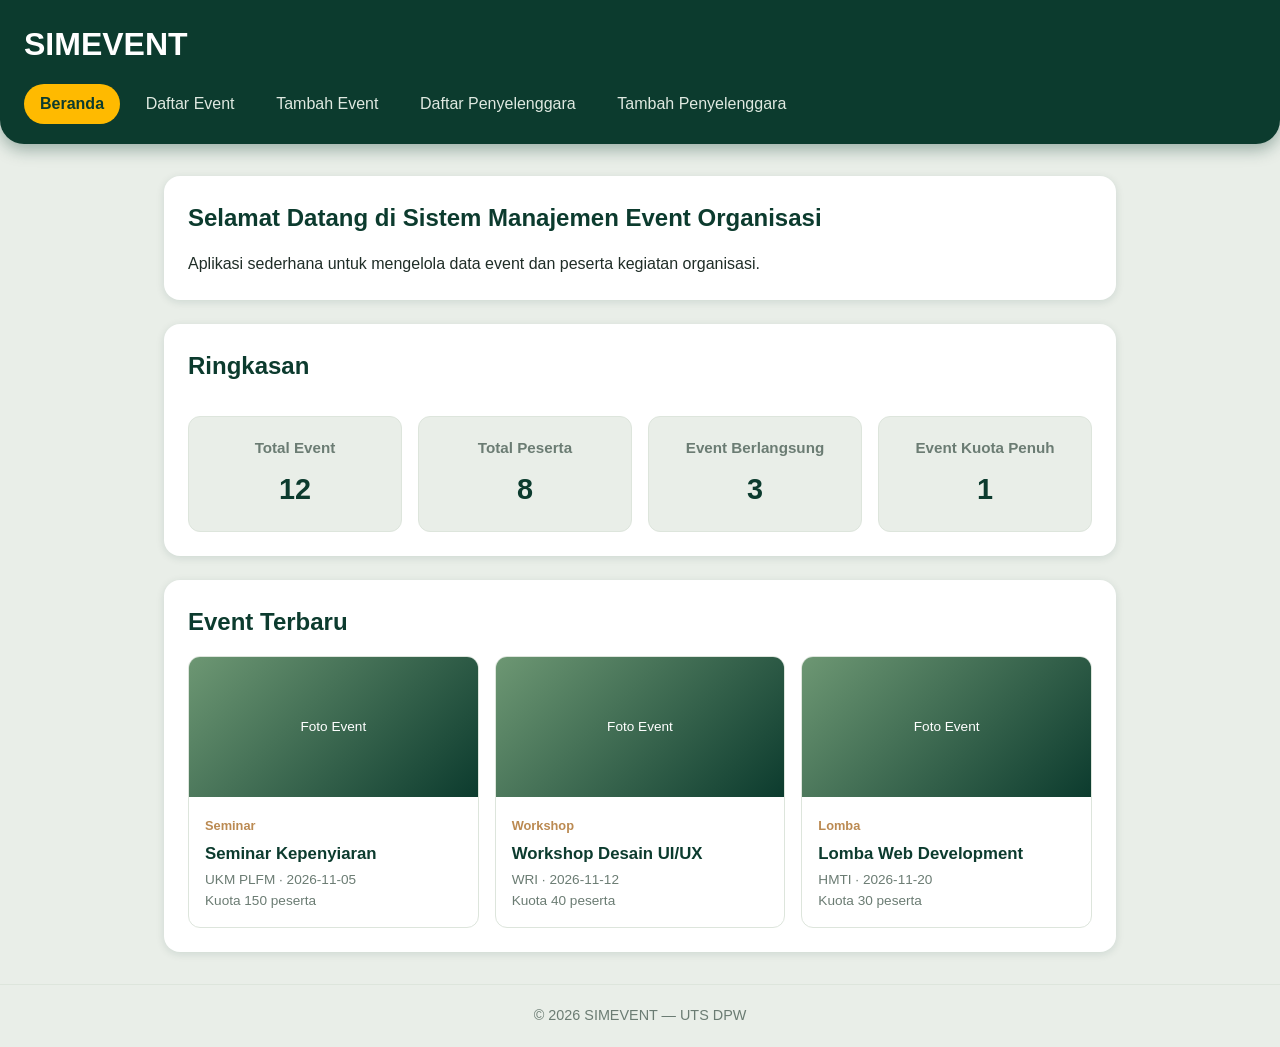
<file: index.html>
<!DOCTYPE html>
<html lang="id">

<head>
    <meta charset="UTF-8">
    <meta name="viewport" content="width=device-width, initial-scale=1">
    <title>SIMEVENT | Beranda</title>
    <link rel="stylesheet" href="assets/css/style.css">
</head>

<body>
    <header>
        <h1>SIMEVENT</h1>
        <button type="button" id="nav-toggle-btn" class="nav-toggle-label" aria-label="Menu">&#9776;</button>
        <nav>
            <ul>
                <li><a href="index.html" class="aktif">Beranda</a></li>
                <li><a href="event/list.html">Daftar Event</a></li>
                <li><a href="event/tambah.html">Tambah Event</a></li>
                <li><a href="peserta/list.html">Daftar Penyelenggara</a></li>
                <li><a href="peserta/tambah.html">Tambah Penyelenggara</a></li>
            </ul>
        </nav>
    </header>

    <main>
        <section>
            <h2>Selamat Datang di Sistem Manajemen Event Organisasi</h2>
            <p>Aplikasi sederhana untuk mengelola data event dan peserta kegiatan organisasi.</p>
        </section>

        <section>
            <h2>Ringkasan</h2>
            <article>
                <h3>Total Event</h3>
                <p>12</p>
            </article>
            <article>
                <h3>Total Peserta</h3>
                <p>8</p>
            </article>
            <article>
                <h3>Event Berlangsung</h3>
                <p>3</p>
            </article>
            <article>
                <h3>Event Kuota Penuh</h3>
                <p>1</p>
            </article>
        </section>

        <section>
            <h2>Event Terbaru</h2>
            <div>
                <article>
                    <div>Foto Event</div>
                    <div>
                        <span>Seminar</span>
                        <h3>Seminar Kepenyiaran</h3>
                        <p>UKM PLFM &middot; 2026-11-05</p>
                        <p>Kuota 150 peserta</p>
                    </div>
                </article>
                <article>
                    <div>Foto Event</div>
                    <div>
                        <span>Workshop</span>
                        <h3>Workshop Desain UI/UX</h3>
                        <p>WRI &middot; 2026-11-12</p>
                        <p>Kuota 40 peserta</p>
                    </div>
                </article>
                <article>
                    <div>Foto Event</div>
                    <div>
                        <span>Lomba</span>
                        <h3>Lomba Web Development</h3>
                        <p>HMTI &middot; 2026-11-20</p>
                        <p>Kuota 30 peserta</p>
                    </div>
                </article>
            </div>
        </section>
    </main>

    <footer>
        <p>&copy; 2026 SIMEVENT &mdash; UTS DPW</p>
    </footer>
    <script src="assets/js/app.js"></script>
</body>

</html>
</file>
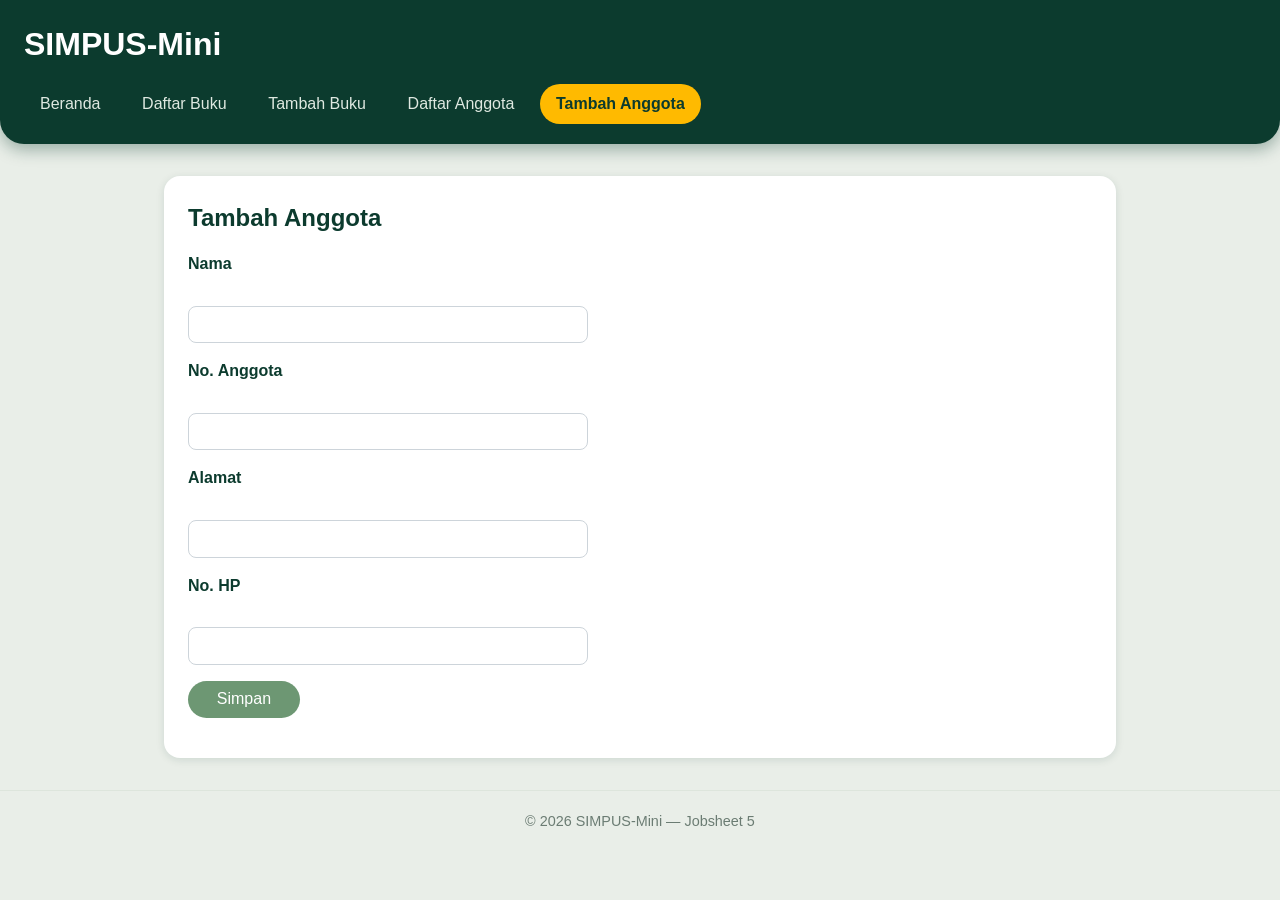
<file: anggota/tambah.html>
<!DOCTYPE html>
<html lang="id">
<head>
    <meta charset="UTF-8">
    <meta name="viewport" content="width=device-width, initial-scale=1">
    <title>SIMPUS-Mini | Tambah Anggota</title>
    <link rel="stylesheet" href="../assets/css/style.css">
</head>
<body>
    <header>
        <h1>SIMPUS-Mini</h1>
        <button type="button" id="nav-toggle-btn" class="nav-toggle-label" aria-label="Menu">&#9776;</button>
        <nav>
            <ul>
                <li><a href="../index.html">Beranda</a></li>
                <li><a href="../buku/list.html">Daftar Buku</a></li>
                <li><a href="../buku/tambah.html">Tambah Buku</a></li>
                <li><a href="list.html">Daftar Anggota</a></li>
                <li><a href="tambah.html" class="aktif">Tambah Anggota</a></li>
            </ul>
        </nav>
    </header>

    <main>
        <section>
            <h2>Tambah Anggota</h2>
            <form id="form-tambah">
                <p>
                    <label for="nama">Nama</label><br>
                    <input type="text" id="nama" name="nama" required>
                </p>
                <p>
                    <label for="no_anggota">No. Anggota</label><br>
                    <input type="text" id="no_anggota" name="no_anggota" required>
                </p>
                <p>
                    <label for="alamat">Alamat</label><br>
                    <input type="text" id="alamat" name="alamat">
                </p>
                <p>
                    <label for="no_hp">No. HP</label><br>
                    <input type="text" id="no_hp" name="no_hp">
                </p>
                <p>
                    <button type="submit">Simpan</button>
                </p>
            </form>
        </section>
    </main>

    <footer>
        <p>&copy; 2026 SIMPUS-Mini &mdash; Jobsheet 5</p>
    </footer>
    <script src="../assets/js/app.js"></script>
</body>
</html>
</file>
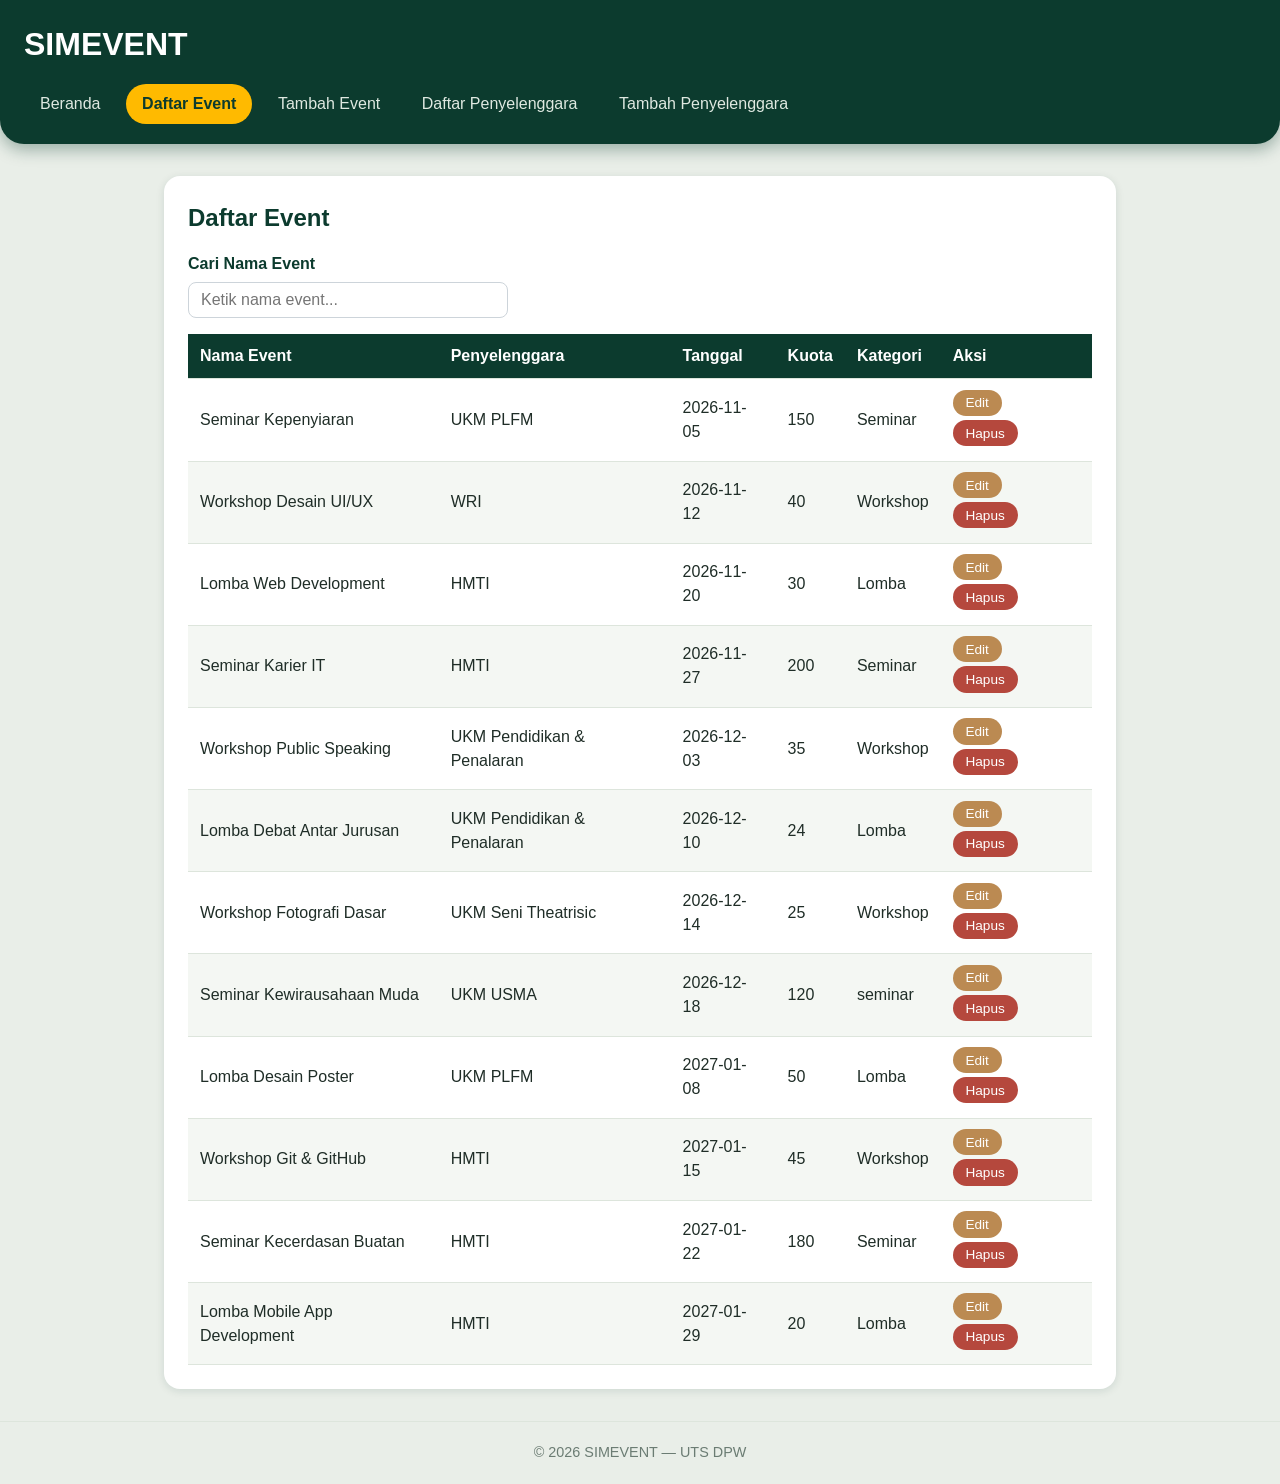
<file: event/list.html>
<!DOCTYPE html>
<html lang="id">
<head>
    <meta charset="UTF-8">
    <meta name="viewport" content="width=device-width, initial-scale=1">
    <title>SIMEVENT | Daftar Event</title>
    <link rel="stylesheet" href="../assets/css/style.css">
</head>
<body>
    <header>
        <h1>SIMEVENT</h1>
        <button type="button" id="nav-toggle-btn" class="nav-toggle-label" aria-label="Menu">&#9776;</button>
        <nav>
            <ul>
                <li><a href="../index.html">Beranda</a></li>
                <li><a href="list.html" class="aktif">Daftar Event</a></li>
                <li><a href="tambah.html">Tambah Event</a></li>
                <li><a href="../peserta/list.html">Daftar Penyelenggara</a></li>
                <li><a href="../peserta/tambah.html">Tambah Penyelenggara</a></li>
            </ul>
        </nav>
    </header>

    <main>
        <section>
            <h2>Daftar Event</h2>
            <div class="search-box">
                <label for="search-input">Cari Nama Event</label>
                <input type="text" id="search-input" data-search-col="0" placeholder="Ketik nama event...">
            </div>
            <p id="loading-indicator" style="display:none;">Memuat data...</p>
            <div class="table-responsive">
            <table>
                <thead>
                    <tr>
                        <th>Nama Event</th>
                        <th>Penyelenggara</th>
                        <th>Tanggal</th>
                        <th>Kuota</th>
                        <th>Kategori</th>
                        <th>Aksi</th>
                    </tr>
                </thead>
                <tbody>
                    <!-- Data event akan diisi di sini lewat event.js (fetch dari data/event.json) -->
                </tbody>
            </table>
            </div>
        </section>
    </main>

    <footer>
        <p>&copy; 2026 SIMEVENT &mdash; UTS DPW</p>
    </footer>
    <script src="../assets/js/app.js"></script>
    <script src="../assets/js/event.js"></script>
</body>
</html>
</file>
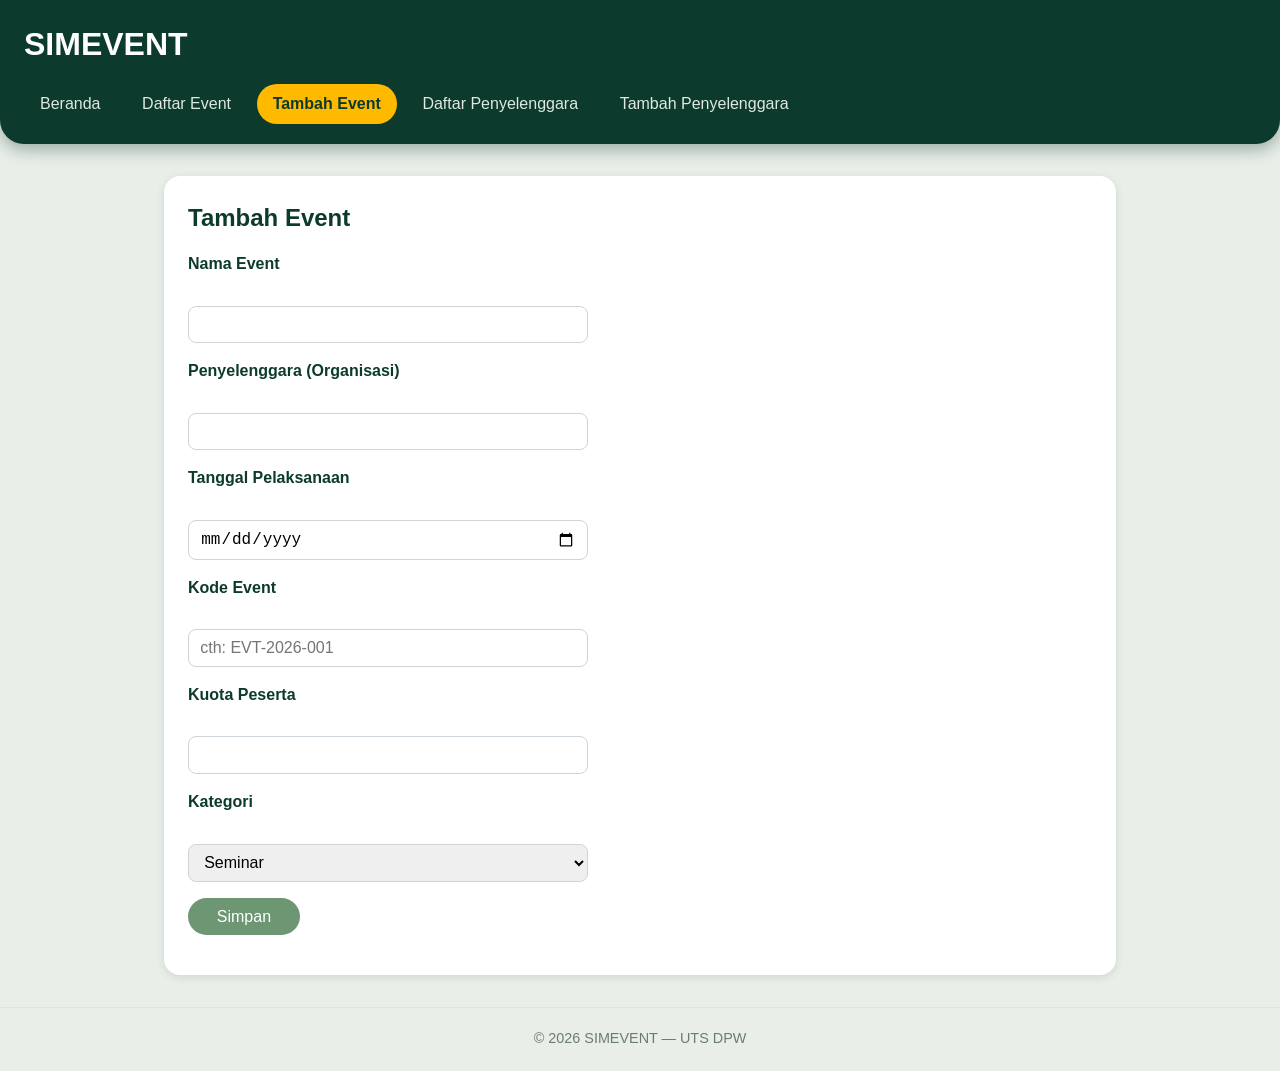
<file: event/tambah.html>
<!DOCTYPE html>
<html lang="id">
<head>
    <meta charset="UTF-8">
    <meta name="viewport" content="width=device-width, initial-scale=1">
    <title>SIMEVENT | Tambah Event</title>
    <link rel="stylesheet" href="../assets/css/style.css">
</head>
<body>
    <header>
        <h1>SIMEVENT</h1>
        <button type="button" id="nav-toggle-btn" class="nav-toggle-label" aria-label="Menu">&#9776;</button>
        <nav>
            <ul>
                <li><a href="../index.html">Beranda</a></li>
                <li><a href="list.html">Daftar Event</a></li>
                <li><a href="tambah.html" class="aktif">Tambah Event</a></li>
                <li><a href="../peserta/list.html">Daftar Penyelenggara</a></li>
                <li><a href="../peserta/tambah.html">Tambah Penyelenggara</a></li>
            </ul>
        </nav>
    </header>

    <main>
        <section>
            <h2>Tambah Event</h2>
            <form id="form-tambah">
                <p>
                    <label for="nama_event">Nama Event</label><br>
                    <input type="text" id="nama_event" name="nama_event" required>
                </p>
                <p>
                    <label for="penyelenggara">Penyelenggara (Organisasi)</label><br>
                    <input type="text" id="penyelenggara" name="penyelenggara" required>
                </p>
                <p>
                    <label for="tanggal">Tanggal Pelaksanaan</label><br>
                    <input type="date" id="tanggal" name="tanggal" required>
                </p>
                <p>
                    <label for="kode_event">Kode Event</label><br>
                    <input type="text" id="kode_event" name="kode_event" placeholder="cth: EVT-2026-001">
                </p>
                <p>
                    <label for="kuota">Kuota Peserta</label><br>
                    <input type="number" id="kuota" name="kuota" min="1" required>
                </p>
                <p>
                    <label for="kategori">Kategori</label><br>
                    <select id="kategori" name="kategori">
                        <option value="seminar">Seminar</option>
                        <option value="lomba">Lomba</option>
                        <option value="workshop">Workshop</option>
                    </select>
                </p>
                <p>
                    <button type="submit">Simpan</button>
                </p>
            </form>
        </section>
    </main>

    <footer>
        <p>&copy; 2026 SIMEVENT &mdash; UTS DPW</p>
    </footer>
    <script src="../assets/js/app.js"></script>
</body>
</html>
</file>
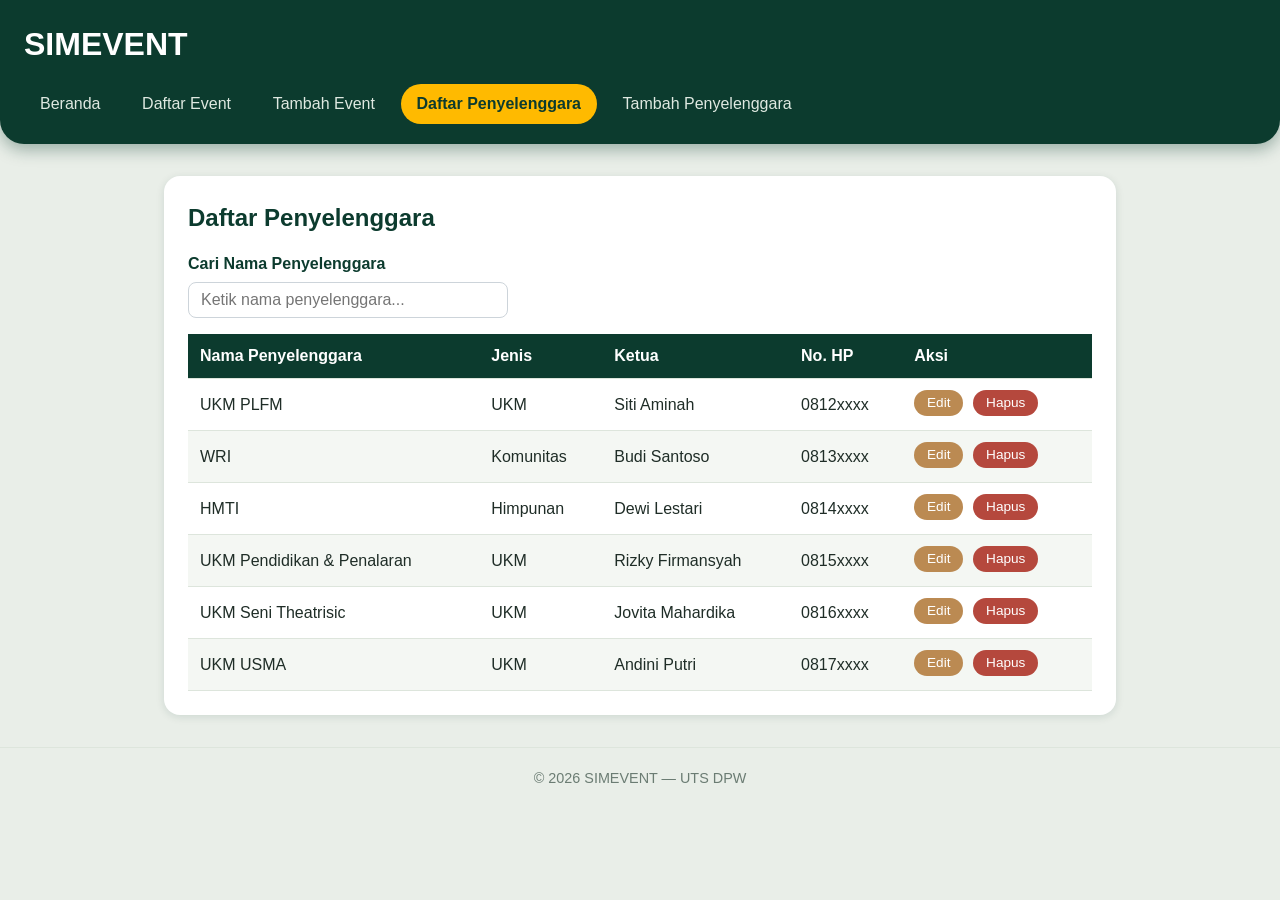
<file: peserta/list.html>
<!DOCTYPE html>
<html lang="id">

<head>
    <meta charset="UTF-8">
    <meta name="viewport" content="width=device-width, initial-scale=1">
    <title>SIMEVENT | Daftar Penyelenggara</title>
    <link rel="stylesheet" href="../assets/css/style.css">
</head>

<body>
    <header>
        <h1>SIMEVENT</h1>
        <button type="button" id="nav-toggle-btn" class="nav-toggle-label" aria-label="Menu">&#9776;</button>
        <nav>
            <ul>
                <li><a href="../index.html">Beranda</a></li>
                <li><a href="../event/list.html">Daftar Event</a></li>
                <li><a href="../event/tambah.html">Tambah Event</a></li>
                <li><a href="list.html" class="aktif">Daftar Penyelenggara</a></li>
                <li><a href="tambah.html">Tambah Penyelenggara</a></li>
            </ul>
        </nav>
    </header>

    <main>
        <section>
            <h2>Daftar Penyelenggara</h2>
            <div class="search-box">
                <label for="search-input">Cari Nama Penyelenggara</label>
                <input type="text" id="search-input" data-search-col="0" placeholder="Ketik nama penyelenggara...">
            </div>
            <p id="loading-indicator" style="display:none;">Memuat data...</p>
            <div class="table-responsive">
                <table>
                    <thead>
                        <tr>
                            <th>Nama Penyelenggara</th>
                            <th>Jenis</th>
                            <th>Ketua</th>
                            <th>No. HP</th>
                            <th>Aksi</th>
                        </tr>
                    </thead>
                    <tbody>

                    </tbody>
                </table>
            </div>
        </section>
    </main>

    <footer>
        <p>&copy; 2026 SIMEVENT &mdash; UTS DPW</p>
    </footer>
    <script src="../assets/js/app.js"></script>
    <script src="../assets/js/peserta.js"></script>
</body>

</html>
</file>
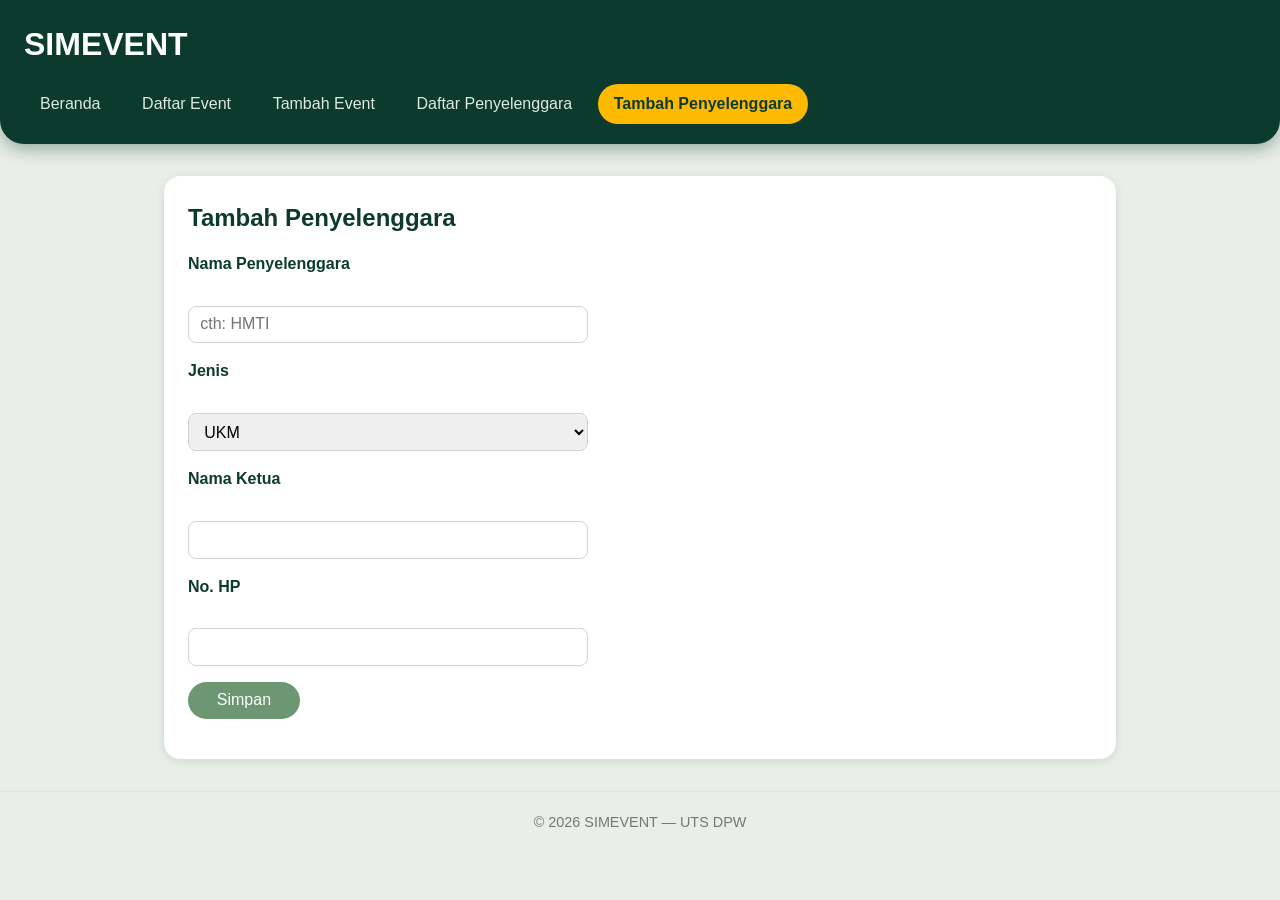
<file: peserta/tambah.html>
<!DOCTYPE html>
<html lang="id">
<head>
    <meta charset="UTF-8">
    <meta name="viewport" content="width=device-width, initial-scale=1">
    <title>SIMEVENT | Tambah Penyelenggara</title>
    <link rel="stylesheet" href="../assets/css/style.css">
</head>
<body>
    <header>
        <h1>SIMEVENT</h1>
        <button type="button" id="nav-toggle-btn" class="nav-toggle-label" aria-label="Menu">&#9776;</button>
        <nav>
            <ul>
                <li><a href="../index.html">Beranda</a></li>
                <li><a href="../event/list.html">Daftar Event</a></li>
                <li><a href="../event/tambah.html">Tambah Event</a></li>
                <li><a href="list.html">Daftar Penyelenggara</a></li>
                <li><a href="tambah.html" class="aktif">Tambah Penyelenggara</a></li>
            </ul>
        </nav>
    </header>

    <main>
        <section>
            <h2>Tambah Penyelenggara</h2>
            <form id="form-tambah">
                <p>
                    <label for="nama">Nama Penyelenggara</label><br>
                    <input type="text" id="nama" name="nama" placeholder="cth: HMTI" required>
                </p>
                <p>
                    <label for="jenis">Jenis</label><br>
                    <select id="jenis" name="jenis">
                        <option value="UKM">UKM</option>
                        <option value="Himpunan">Himpunan</option>
                        <option value="BEM">BEM</option>
                        <option value="Komunitas">Komunitas</option>
                    </select>
                </p>
                <p>
                    <label for="ketua">Nama Ketua</label><br>
                    <input type="text" id="ketua" name="ketua" required>
                </p>
                <p>
                    <label for="no_hp">No. HP</label><br>
                    <input type="text" id="no_hp" name="no_hp">
                </p>
                <p>
                    <button type="submit">Simpan</button>
                </p>
            </form>
        </section>
    </main>

    <footer>
        <p>&copy; 2026 SIMEVENT &mdash; UTS DPW</p>
    </footer>
    <script src="../assets/js/app.js"></script>
</body>
</html>
</file>
<file: assets/css/style.css>
* {
    box-sizing: border-box;
    margin: 0;
    padding: 0;
}

body {
    font-family: Poppins, sans-serif;
    color: #1f2d27;
    background: #e9eee8;
    line-height: 1.5;
}

a {
    color: #6d9773;
    text-decoration: none;
}

header {
    background: #0c3b2e;
    color: #fff;
    padding: 1.25rem 1.5rem;
    display: flex;
    align-items: center;
    justify-content: space-between;
    flex-wrap: wrap;
    position: relative;
    border-radius: 0 0 24px 24px;
    box-shadow: 0 6px 16px rgba(12, 59, 46, 0.35);
}

header nav {
    order: 2;
    width: 100%;
    margin-top: 1rem;
    transition: max-height 0.3s ease, opacity 0.25s ease, margin-top 0.3s ease;
}

header nav ul {
    list-style: none;
    display: flex;
    gap: 0.6rem;
    flex-wrap: wrap;
}

header nav a {
    display: inline-block;
    color: #dfe9e1;
    font-weight: 300;
    padding: 0.5rem 1rem;
    border-radius: 20px;
    transition: background-color 0.15s ease;
}

header nav a:hover {
    background-color: #23693a;
    color: #fff;
    text-decoration: none;
}

header nav a.aktif {
    background-color: #ffba00;
    color: #0c3b2e;
    font-weight: 700;
}

/* layout main */
main {
    max-width: 1000px;
    margin: 2rem auto;
    padding: 0 1.5rem;
}

section {
    background-color: #fff;
    border-radius: 16px;
    padding: 1.5rem;
    margin-bottom: 1.5rem;
    box-shadow: 0 2px 8px rgba(12, 59, 46, 0.12);
}

section h2 {
    margin-bottom: 1rem;
    color: #0c3b2e;
}

main section:nth-of-type(2) {
    display: grid;
    grid-template-columns: repeat(4, 1fr);
    gap: 1rem;
}

main section:nth-of-type(2) h2 {
    grid-column: 1 / -1;
}

main section:nth-of-type(2) article {
    background: #e9eee8;
    border-radius: 12px;
    padding: 1.25rem;
    text-align: center;
    border: 1px solid #dde5dc;
    transition: transform 0.2s ease, box-shadow 0.2s ease, background-color 0.2s ease;
}

main section:nth-of-type(2) article:hover {
    background: #0c3b2e;
    transform: translateY(-4px) scale(1.01);
    box-shadow: 0 10px 20px rgba(12, 59, 46, 0.3);
}

main section:nth-of-type(2) article h3 {
    font-size: 0.95rem;
    color: #6b7c73;
    margin-bottom: 0.5rem;
}

main section:nth-of-type(2) article p {
    font-size: 1.8rem;
    font-weight: 700;
    color: #0c3b2e;
}

main section:nth-of-type(2) article:hover h3 {
    color: #cfe0d2;
}

main section:nth-of-type(2) article:hover p {
    color: #ffba00;
}

/* ===== Tabel ===== */
table {
    width: 100%;
    border-collapse: collapse;
    border-spacing: 0;
}


th, td {
    text-align: left;
    padding: 0.65rem 0.75rem;
    border-bottom: 1px solid #dde5dc;
}

thead {
    background-color: #0c3b2e;
    color: #fff;
}

tbody tr:nth-child(even) {
    background-color: #f4f7f3;
}

tbody tr:hover {
    background-color: #e6efe5;
}

td button {
    padding: 0.35rem 0.8rem;
    margin-right: 0.35rem;
    margin-bottom: 0.25rem;
    border: none;
    border-radius: 20px;
    cursor: pointer;
    font-size: 0.85rem;
    
}

td button:first-of-type {
    background-color: #bb8a52;
    color: #fff;
}

td button:last-of-type,
.btn-hapus {
    background-color: #b5483d;
    color: #fff;
}

/* tambah.html */
form p {
    margin-bottom: 1rem;
}

form label {
    display: block;
    margin-bottom: 0.35rem;
    font-weight: 600;
    color: #0c3b2e;
}

form input,
form select {
    width: 100%;
    max-width: 400px;
    padding: 0.55rem 0.7rem;
    border: 1px solid #cdd4da;
    border-radius: 8px;
    font-size: 1rem;
}

form input:focus,
form select:focus {
    outline: none;
    border-color: #6d9773;
    box-shadow: 0 0 0 3px rgba(109, 151, 115, 0.25);
}

form button[type="submit"] {
    background-color: #6d9773;
    color: #fff;
    border: none;
    padding: 0.6rem 1.8rem;
    border-radius: 20px;
    font-size: 1rem;
    cursor: pointer;
}

form button[type="submit"]:hover {
    background-color: #0c3b2e;
}

/* error */
.error {
    display: block;
    color: #b5483d;
    font-size: 0.85rem;
    margin-top: 0.25rem;
}

/* search box */
.search-box {
    margin-bottom: 1rem;
}

.search-box label {
    display: block;
    margin-bottom: 0.35rem;
    font-weight: 600;
    color: #0c3b2e;
}

.search-box input {
    width: 100%;
    max-width: 320px;
    padding: 0.5rem 0.75rem;
    border: 1px solid #cdd4da;
    border-radius: 8px;
    font-size: 1rem;
}

.search-box input:focus {
    outline: none;
    border-color: #6d9773;
    box-shadow: 0 0 0 3px rgba(109, 151, 115, 0.25);
}

/* ===== Counter "Menampilkan X dari Y" ===== */
.filter-counter {
    color: #6b7c73;
    font-size: 0.85rem;
    margin-bottom: 0.75rem;
}

/* ===== Footer ===== */
footer {
    border-top: 1px solid #dde5dc;
    text-align: center;
    padding: 1.25rem;
    color: #6b7c73;
    font-size: 0.9rem;
}

/* ===== Tabel Responsif ===== */
.table-responsive {
    overflow-x: auto;
}

/* ===== Hamburger Menu (JS-driven, tombol bukan checkbox) ===== */
.nav-toggle-label {
    display: none;
    font-size: 1.6rem;
    color: #ffba00;
    background: none;
    border: none;
    cursor: pointer;
}

/* ===== Responsive Breakpoints ===== */

@media (min-width: 1400px) {
    main {
        max-width: 1200px;
    }
}

@media (max-width: 900px) {
    main section:nth-of-type(2) {
        grid-template-columns: repeat(2, 1fr);
    }

    .event-grid {
        grid-template-columns: repeat(2, 1fr);
    }
}

/* Section 3 untuk foto*/

section:nth-of-type(3) > div {
    display: grid;
    grid-template-columns: repeat(3, 1fr);
    gap: 1rem;
}

section:nth-of-type(3) article {
    background-color: #fff;
    border: 1px solid #dde5dc;
    border-radius: 12px;
    overflow: hidden;
    transition: transform 0.2s ease, box-shadow 0.2s ease;
}

section:nth-of-type(3) article:hover {
    transform: translateY(-4px);
    box-shadow: 0 10px 20px rgba(12, 59, 46, 0.2);
}

section:nth-of-type(3) article > div:first-child {
    height: 140px;
    background: linear-gradient(135deg, #6d9773, #0c3b2e);
    color: #fff;
    font-size: 0.85rem;
    display: flex;
    align-items: center;
    justify-content: center;
}

section:nth-of-type(3) article > div:last-child {
    padding: 1rem;
}

section:nth-of-type(3) article > div:last-child span {
    font-size: 0.8rem;
    font-weight: 600;
    color: #bb8a52;
}

section:nth-of-type(3) article h3 {
    margin: 0.25rem 0;
    font-size: 1.05rem;
    color: #0c3b2e;
}

section:nth-of-type(3) article > div:last-child p {
    font-size: 0.85rem;
    color: #6b7c73;
}

/* tampilan di HP */
@media (max-width: 480px) {
    .event-grid {
        grid-template-columns: 1fr;
    }

    .nav-toggle-label {
        display: block;
    }

    header nav {
        width: 100%;
        order: 3;
        margin-top: 0;
        max-height: 0;
        opacity: 0;
        overflow: hidden;
    }

    header nav.nav-open {
        margin-top: 1rem;
        max-height: 320px;
        opacity: 1;
    }

    header nav ul {
        flex-direction: column;
        gap: 0.1rem;
    }

    main section:nth-of-type(2) {
        grid-template-columns: 1fr;
    }

    main section:nth-of-type(3) div {
        grid-template-columns: 1fr;
    }

    form input,
    form select {
        max-width: 100%;
    }

    .search-box input {
        max-width: 100%;
    }
}
</file>
